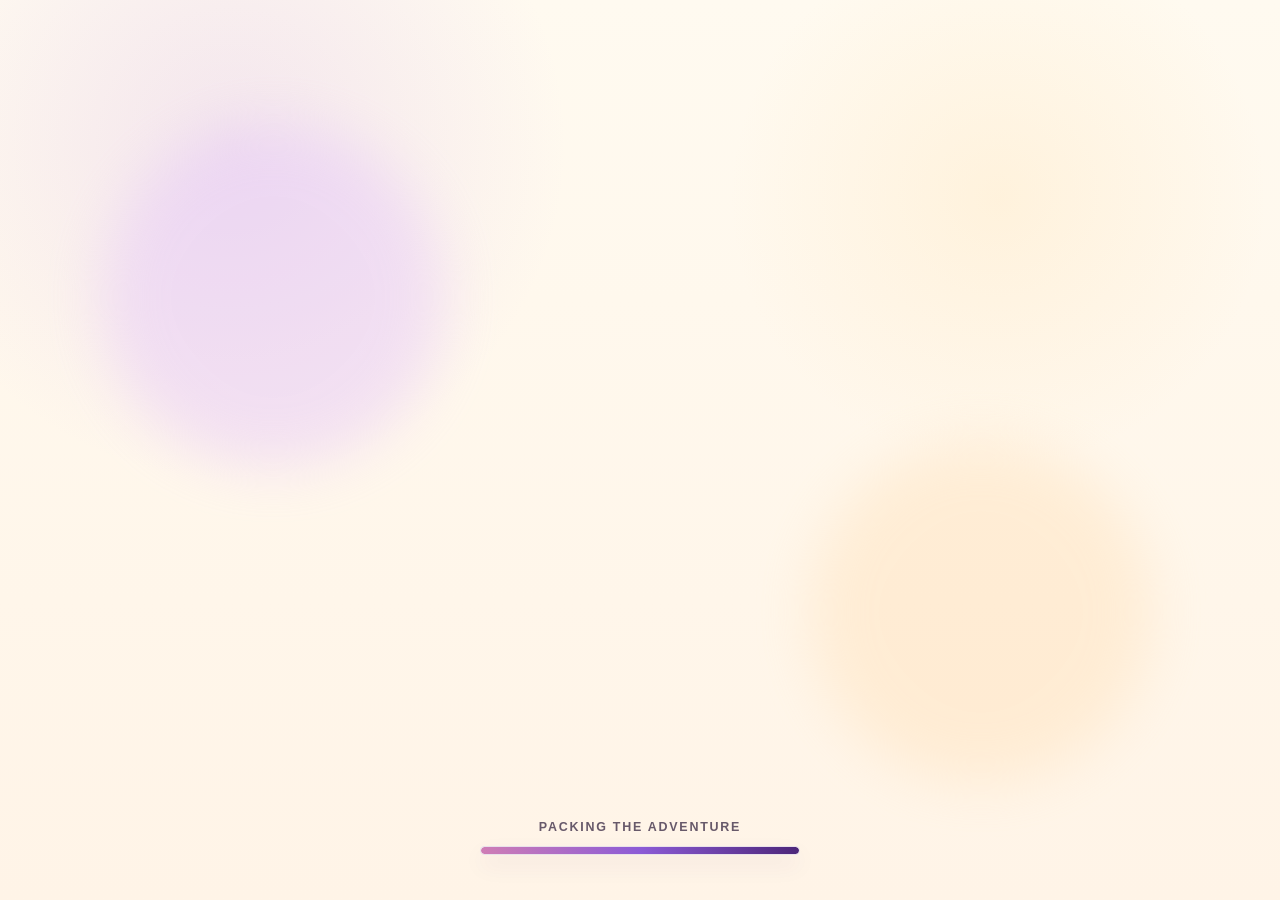
<file: index.html>
<!DOCTYPE html>
<html lang="en">
<head>
  <meta charset="UTF-8">
  <meta name="viewport" content="width=device-width, initial-scale=1.0, maximum-scale=5.0, user-scalable=yes, viewport-fit=cover">
  <title>Birthday Adventure</title>
  <link rel="stylesheet" href="style.css">
</head>
<body>
  <main class="site-shell">
    <section class="loading-screen" aria-label="Loading birthday adventure">
      <div class="loading-glow loading-glow-one"></div>
      <div class="loading-glow loading-glow-two"></div>

      <div class="loose-balloons" aria-hidden="true">
        <img class="loose-balloon loose-balloon-one" src="assets/images/Loading%20Screen/B1.png" alt="">
        <img class="loose-balloon loose-balloon-two" src="assets/images/Loading%20Screen/B2.png" alt="">
        <img class="loose-balloon loose-balloon-three" src="assets/images/Loading%20Screen/B3.png" alt="">
        <img class="loose-balloon loose-balloon-four" src="assets/images/Loading%20Screen/B4.png" alt="">
        <img class="loose-balloon loose-balloon-five" src="assets/images/Loading%20Screen/B5.png" alt="">
        <img class="loose-balloon loose-balloon-six" src="assets/images/Loading%20Screen/B6.png" alt="">
      </div>

      <div class="floating-rig" aria-hidden="true">
        <div class="rig-piece piece-balloons">
          <img src="assets/images/Loading%20Screen/Balloon%20Cluster.png" alt="">
        </div>
        <div class="rig-piece piece-house">
          <img src="assets/images/Loading%20Screen/House.png" alt="">
        </div>
        <div class="rig-piece piece-character">
          <img src="assets/images/Loading%20Screen/Character.png" alt="">
        </div>
      </div>

      <div class="loading-copy">
        <p class="loading-kicker">packing the adventure</p>
        <div class="loading-bar" aria-hidden="true">
          <span></span>
        </div>
      </div>
    </section>

    <section class="home-screen" aria-label="Birthday mailbox scene">
      <div class="cloud-stage" aria-hidden="true">
        <img class="cloud cloud-one" src="assets/images/Home%20Screen/Cloud%201.png" alt="">
        <img class="cloud cloud-two" src="assets/images/Home%20Screen/Cloud%202.png" alt="">
        <img class="cloud cloud-three" src="assets/images/Home%20Screen/Cloud%203.png" alt="">
        <img class="cloud cloud-four" src="assets/images/Home%20Screen/Cloud%204.png" alt="">
        <img class="cloud cloud-five" src="assets/images/Home%20Screen/Cloud%205.png" alt="">
        <img class="cloud cloud-six" src="assets/images/Home%20Screen/Cloud%206.png" alt="">
      </div>
      <div class="firefly-stage" aria-hidden="true">
        <span class="firefly firefly-one"></span>
        <span class="firefly firefly-two"></span>
        <span class="firefly firefly-three"></span>
        <span class="firefly firefly-four"></span>
        <span class="firefly firefly-five"></span>
        <span class="firefly firefly-six"></span>
        <span class="firefly firefly-seven"></span>
        <span class="firefly firefly-eight"></span>
      </div>
      <div class="mail-note" aria-label="You've got mail">
        <p class="mail-note-text">you've got mail <span>&hearts;</span></p>
        <span class="mail-arrow" aria-hidden="true">↓</span>
      </div>
      <img class="mailbox-layer" src="assets/images/Home%20Screen/Mailbox%20Closed.png" alt="">
      <button class="mailbox-button" type="button" aria-label="Open the mailbox"></button>
      <img class="envelope-layer" src="assets/images/Home%20Screen/Closed%20Envelope.png" alt="">
      <button class="envelope-button" type="button" aria-label="Open the envelope"></button>
      <img class="button-page-layer" src="assets/images/Home%20Screen/Button%20Page.png" alt="">
      <img class="button-action-layer music-button-layer" src="assets/images/Home%20Screen/Music%20Button.png" alt="">
      <img class="button-action-layer animation-button-layer" src="assets/images/Home%20Screen/Animation%20Button.png" alt="">
      <a class="button-page-link music-button-link" href="pages/music.html/index.html" aria-label="Open Mak Tunes"></a>
      <a class="button-page-link animation-button-link" href="pages/story.html/index.html" aria-label="Open Mak Musings"></a>
      <img class="letter-layer" src="assets/images/Home%20Screen/Letter.png" alt="">
      <button class="paper-hitbox letter-hitbox" type="button" aria-label="Show the button page"></button>
      <button class="paper-hitbox button-page-hitbox" type="button" aria-label="Show the letter page"></button>
    </section>
  </main>

  <script src="script.js"></script>
</body>
</html>
</file>
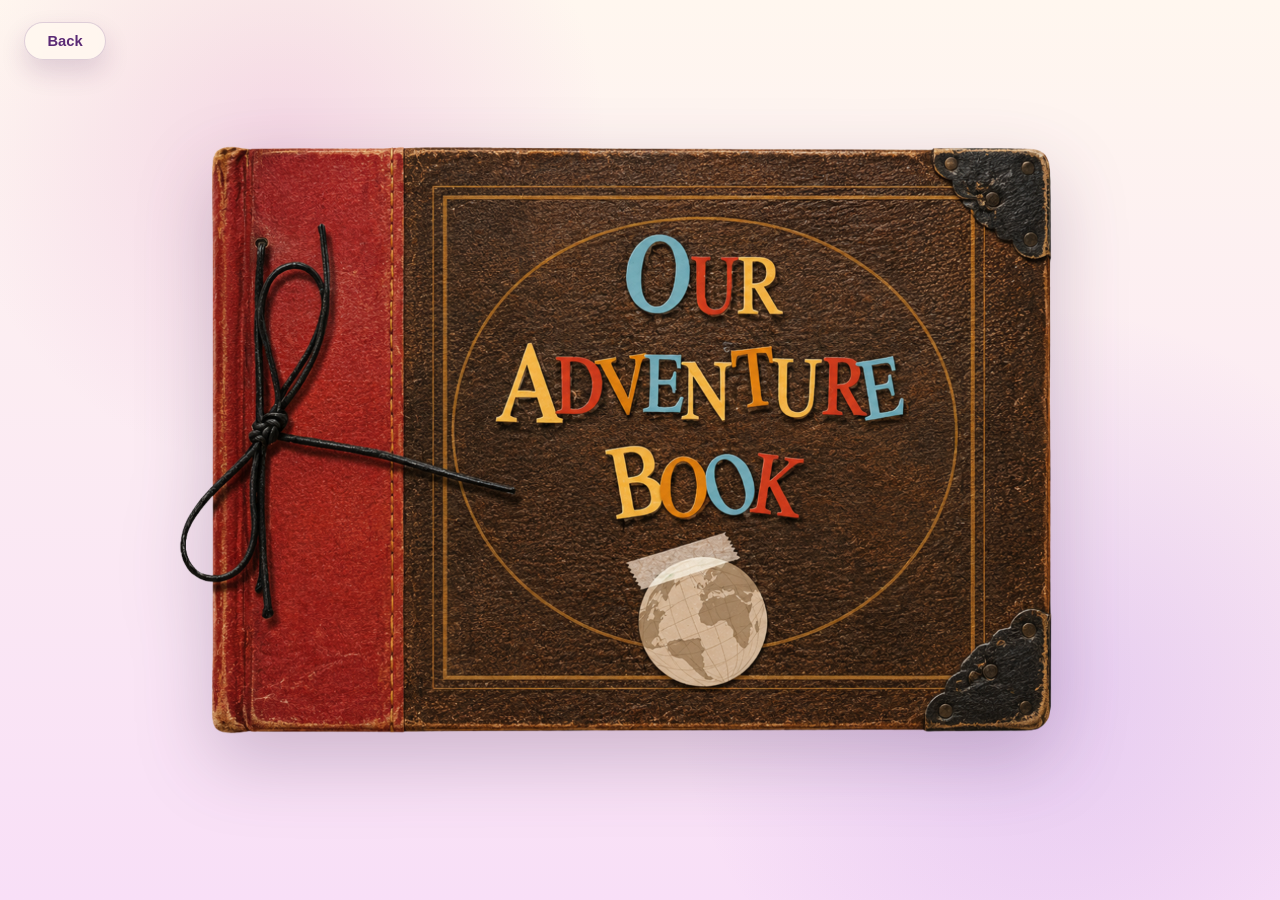
<file: pages/story.html/index.html>
<!DOCTYPE html>
<html lang="en">
<head>
  <meta charset="UTF-8">
  <meta name="viewport" content="width=device-width, initial-scale=1.0, viewport-fit=cover">
  <title>Mak Musings</title>
  <link rel="stylesheet" href="../../style.css">
</head>
<body class="musings-page">
  <script>
    const setPageHeight = () => {
      document.documentElement.style.setProperty("--page-height", `${window.innerHeight}px`);
    };

    setPageHeight();
    window.addEventListener("resize", setPageHeight);
    window.addEventListener("orientationchange", () => {
      window.setTimeout(setPageHeight, 250);
    });
  </script>

  <main class="scrapbook-scene" aria-label="Mak Musings scrapbook">
    <div class="firefly-stage musings-fireflies" aria-hidden="true">
      <span class="firefly firefly-one"></span>
      <span class="firefly firefly-two"></span>
      <span class="firefly firefly-three"></span>
      <span class="firefly firefly-four"></span>
      <span class="firefly firefly-five"></span>
      <span class="firefly firefly-six"></span>
      <span class="firefly firefly-seven"></span>
      <span class="firefly firefly-eight"></span>
    </div>
    <a class="scrapbook-back" href="../../index.html">Back</a>
    <button class="scrapbook-page-button" type="button" aria-label="Close the scrapbook">
      <img class="scrapbook-page" src="../../assets/images/Mak%20Musings/Scrapbook.png" alt="Open Mak Musings scrapbook">
    </button>
    <button class="scrapbook-cover-button" type="button" aria-label="Open the scrapbook">
      <img class="scrapbook-cover" src="../../assets/images/Mak%20Musings/Scrapbook%20Cover.png" alt="Mak Musings scrapbook cover">
    </button>
  </main>

  <script>
    const scrapbookScene = document.querySelector(".scrapbook-scene");
    const scrapbookCoverButton = document.querySelector(".scrapbook-cover-button");
    const scrapbookPageButton = document.querySelector(".scrapbook-page-button");

    scrapbookCoverButton?.addEventListener("click", () => {
      scrapbookScene?.classList.add("is-open");
      scrapbookCoverButton.disabled = true;
      scrapbookPageButton.disabled = false;
    });

    scrapbookPageButton?.addEventListener("click", () => {
      scrapbookScene?.classList.remove("is-open");
      scrapbookCoverButton.disabled = false;
      scrapbookPageButton.disabled = true;
    });

    if (scrapbookPageButton) {
      scrapbookPageButton.disabled = true;
    }
  </script>
</body>
</html>
</file>
<file: style.css>
:root {
  --loader-bg: #fff9ef;
  --loader-ink: #3c2d47;
  --soft-purple: #8c5bd6;
  --deep-purple: #4c2679;
  --rose: #cf7db5;
  --scene-width: max(100vw, 177.78vh);
  --scene-height: max(100vh, 56.25vw);
  --page-height: 100vh;
}

* {
  box-sizing: border-box;
}

html,
body {
  min-height: 100%;
  margin: 0;
}

body {
  overflow: hidden;
  color: var(--loader-ink);
  font-family: Nunito, "Segoe UI", Arial, sans-serif;
  background: var(--loader-bg);
}

img {
  display: block;
  user-select: none;
  -webkit-user-drag: none;
}

.site-shell,
.loading-screen,
.home-screen {
  min-height: var(--page-height);
}

.loading-screen {
  position: fixed;
  inset: 0;
  z-index: 20;
  overflow: hidden;
  display: grid;
  place-items: center;
  background:
    radial-gradient(circle at 18% 16%, rgba(201, 157, 231, 0.22), transparent 26%),
    radial-gradient(circle at 78% 22%, rgba(255, 218, 157, 0.22), transparent 22%),
    linear-gradient(180deg, #fffaf0 0%, #fff4e7 100%);
  transition: opacity 620ms ease, visibility 620ms ease;
}

.loading-screen.is-complete {
  opacity: 0;
  visibility: hidden;
  pointer-events: none;
}

.loading-glow {
  position: absolute;
  width: 38vmin;
  aspect-ratio: 1;
  border-radius: 50%;
  filter: blur(28px);
  opacity: 0.32;
  animation: glow-drift 8s ease-in-out infinite alternate;
}

.loading-glow-one {
  left: 8%;
  top: 14%;
  background: #ddb7ff;
}

.loading-glow-two {
  right: 10%;
  bottom: 13%;
  background: #ffd9a8;
  animation-delay: -3s;
}

.floating-rig {
  position: absolute;
  left: 50%;
  bottom: -42vh;
  width: min(430px, 78vw);
  height: min(1040px, 128vh);
  transform: translate3d(-50%, 0, 0);
  transform-origin: 50% 50%;
  will-change: transform;
}

.loading-screen.is-lifting .floating-rig {
  animation: rig-lift 5600ms cubic-bezier(0.34, 0, 0.18, 1) forwards;
}

.rig-piece {
  position: absolute;
  overflow: hidden;
  pointer-events: none;
}

.rig-piece img {
  position: absolute;
  height: auto;
  max-width: none;
  pointer-events: none;
}

.piece-balloons {
  left: 50%;
  top: -22%;
  z-index: 1;
  width: 94%;
  aspect-ratio: 636 / 966;
  transform: translateX(-50%);
  transform-origin: 50% 72%;
}

.piece-balloons img {
  width: 301.89%;
  left: -99.37%;
  top: -11.32%;
}

.piece-house {
  left: 50%;
  top: 36%;
  z-index: 3;
  width: 46%;
  aspect-ratio: 616 / 668;
  transform: translate(-50%, -50%);
  transform-origin: 52% 8%;
}

.piece-house img {
  width: 311.69%;
  left: -119.16%;
  top: -33.53%;
}

.piece-character {
  left: 49%;
  top: 43%;
  z-index: 2;
  width: 32%;
  aspect-ratio: 272 / 1068;
  transform: translateX(-50%);
  transform-origin: 50% 88%;
}

.piece-character img {
  width: 705.88%;
  left: -315.44%;
  top: 0;
}

.loose-balloons {
  display: none;
}

.loading-copy {
  position: absolute;
  left: 50%;
  bottom: clamp(22px, 5vh, 52px);
  z-index: 6;
  width: min(320px, calc(100vw - 42px));
  transform: translateX(-50%);
  text-align: center;
}

.loading-kicker {
  margin: 0 0 12px;
  color: rgba(60, 45, 71, 0.78);
  font-size: 0.78rem;
  font-weight: 800;
  letter-spacing: 0.14em;
  text-transform: uppercase;
}

.loading-bar {
  overflow: hidden;
  height: 9px;
  border: 1px solid rgba(76, 38, 121, 0.12);
  border-radius: 999px;
  background: rgba(255, 255, 255, 0.72);
  box-shadow: 0 10px 22px rgba(76, 38, 121, 0.08);
}

.loading-bar span {
  display: block;
  width: 100%;
  height: 100%;
  border-radius: inherit;
  background: linear-gradient(90deg, var(--rose), var(--soft-purple), var(--deep-purple));
  transform-origin: left;
  animation: loading-fill 5600ms cubic-bezier(0.62, 0, 0.2, 1) forwards;
}

.home-screen {
  position: relative;
  overflow: hidden;
  min-height: var(--page-height);
  background: #fff8f2 url("assets/images/Home%20Screen/Scene.png") center / cover no-repeat;
}

.home-screen::after {
  content: "";
  position: absolute;
  left: 50%;
  bottom: 1.5%;
  z-index: 2;
  width: min(260px, 18vw);
  height: 34px;
  border-radius: 50%;
  background: rgba(72, 42, 34, 0.18);
  filter: blur(12px);
  transform: translateX(-50%);
  pointer-events: none;
}

.home-screen::before {
  content: "";
  position: absolute;
  left: 50%;
  bottom: -1%;
  z-index: 4;
  width: min(320px, 22vw);
  height: 72px;
  border-radius: 50% 50% 32% 32%;
  background:
    radial-gradient(ellipse at 50% 35%, rgba(67, 38, 28, 0.24), transparent 62%),
    radial-gradient(ellipse at 42% 70%, rgba(79, 36, 92, 0.24), transparent 58%),
    linear-gradient(180deg, transparent 0%, rgba(65, 47, 29, 0.34) 72%, rgba(37, 25, 21, 0.18) 100%);
  filter: blur(6px);
  transform: translateX(-50%);
  pointer-events: none;
}

.cloud-stage {
  position: absolute;
  inset: 0;
  z-index: 1;
  overflow: hidden;
  pointer-events: none;
  -webkit-mask-image: linear-gradient(90deg, #000 0%, #000 64%, transparent 82%);
  mask-image: linear-gradient(90deg, #000 0%, #000 64%, transparent 82%);
}

.cloud {
  position: absolute;
  top: 0;
  left: 50%;
  width: max(100vw, 177.78vh);
  height: 100%;
  object-fit: contain;
  object-position: center;
  opacity: var(--cloud-opacity);
  transform: translateX(calc(var(--cloud-start) - 50%));
  animation: cloud-drift var(--cloud-speed) linear infinite;
  animation-delay: var(--cloud-delay);
  will-change: transform;
}

.firefly-stage {
  position: absolute;
  inset: 0;
  z-index: 2;
  overflow: hidden;
  pointer-events: none;
}

.firefly {
  position: absolute;
  left: var(--fly-x);
  top: var(--fly-y);
  width: var(--fly-size);
  height: var(--fly-size);
  border-radius: 999px;
  background: rgba(255, 232, 137, 0.92);
  box-shadow:
    0 0 8px rgba(255, 232, 137, 0.95),
    0 0 18px rgba(255, 183, 77, 0.54),
    0 0 28px rgba(182, 113, 255, 0.22);
  opacity: 0;
  transform: translate3d(0, 0, 0);
  animation:
    firefly-float var(--fly-speed) ease-in-out infinite,
    firefly-glow var(--fly-blink) ease-in-out infinite;
  animation-delay: var(--fly-delay), var(--fly-delay);
}

.firefly-one {
  --fly-x: 17%;
  --fly-y: 67%;
  --fly-size: 4px;
  --fly-speed: 8s;
  --fly-blink: 2.7s;
  --fly-delay: -1s;
}

.firefly-two {
  --fly-x: 29%;
  --fly-y: 76%;
  --fly-size: 3px;
  --fly-speed: 10s;
  --fly-blink: 3.2s;
  --fly-delay: -4s;
}

.firefly-three {
  --fly-x: 42%;
  --fly-y: 58%;
  --fly-size: 3.5px;
  --fly-speed: 9s;
  --fly-blink: 2.4s;
  --fly-delay: -2.2s;
}

.firefly-four {
  --fly-x: 61%;
  --fly-y: 65%;
  --fly-size: 4px;
  --fly-speed: 11s;
  --fly-blink: 3.4s;
  --fly-delay: -6s;
}

.firefly-five {
  --fly-x: 75%;
  --fly-y: 73%;
  --fly-size: 3px;
  --fly-speed: 9.5s;
  --fly-blink: 2.9s;
  --fly-delay: -3s;
}

.firefly-six {
  --fly-x: 84%;
  --fly-y: 56%;
  --fly-size: 3.5px;
  --fly-speed: 12s;
  --fly-blink: 3.1s;
  --fly-delay: -7s;
}

.firefly-seven {
  --fly-x: 11%;
  --fly-y: 82%;
  --fly-size: 3px;
  --fly-speed: 10.5s;
  --fly-blink: 2.5s;
  --fly-delay: -5s;
}

.firefly-eight {
  --fly-x: 53%;
  --fly-y: 79%;
  --fly-size: 4px;
  --fly-speed: 13s;
  --fly-blink: 3.6s;
  --fly-delay: -8s;
}

.cloud-one {
  --cloud-start: -82vw;
  --cloud-end: 82vw;
  --cloud-speed: 72s;
  --cloud-delay: -18s;
  --cloud-opacity: 0.42;
}

.cloud-two {
  --cloud-start: 86vw;
  --cloud-end: -86vw;
  --cloud-speed: 88s;
  --cloud-delay: -43s;
  --cloud-opacity: 0.38;
}

.cloud-three {
  --cloud-start: -92vw;
  --cloud-end: 92vw;
  --cloud-speed: 105s;
  --cloud-delay: -62s;
  --cloud-opacity: 0.28;
}

.cloud-four {
  --cloud-start: 78vw;
  --cloud-end: -78vw;
  --cloud-speed: 68s;
  --cloud-delay: -31s;
  --cloud-opacity: 0.24;
}

.cloud-five {
  --cloud-start: -88vw;
  --cloud-end: 88vw;
  --cloud-speed: 96s;
  --cloud-delay: -52s;
  --cloud-opacity: 0.22;
}

.cloud-six {
  --cloud-start: 90vw;
  --cloud-end: -90vw;
  --cloud-speed: 82s;
  --cloud-delay: -12s;
  --cloud-opacity: 0.26;
}

.mail-note {
  position: absolute;
  left: 50%;
  top: 25%;
  z-index: 4;
  margin: 0;
  color: #4d0869;
  font-family: "Segoe Script", "Bradley Hand ITC", "Brush Script MT", cursive;
  font-size: clamp(1.45rem, 2.8vw, 3.35rem);
  line-height: 1;
  text-align: center;
  -webkit-text-stroke: 0;
  text-shadow:
    -1px -1px 0 rgba(255, 250, 255, 0.88),
    1px -1px 0 rgba(255, 250, 255, 0.88),
    -1px 1px 0 rgba(255, 250, 255, 0.88),
    1px 1px 0 rgba(255, 250, 255, 0.88),
    0 0 12px rgba(255, 246, 255, 0.92),
    0 0 22px rgba(116, 19, 155, 0.44);
  transform: translate(-50%, -50%);
  pointer-events: none;
}

.mail-note::before {
  content: "";
  position: absolute;
  inset: -0.22em -0.52em -0.16em;
  z-index: -1;
  border-radius: 999px;
  background: rgba(255, 246, 255, 0.62);
  box-shadow:
    0 0 18px rgba(255, 246, 255, 0.76),
    0 0 30px rgba(116, 19, 155, 0.18);
  filter: blur(5px);
}

.mail-note-text {
  display: inline-block;
  overflow: visible;
  margin: 0;
  padding: 0 0.42em;
  white-space: nowrap;
  clip-path: inset(-0.45em 100% -0.45em -0.9em);
  animation: mail-type 2500ms steps(19, end) 450ms forwards;
}

.mail-note-text span {
  color: #571075;
}

.mail-arrow {
  display: block;
  margin-top: 0.08em;
  color: rgba(77, 8, 105, 0.96);
  font-family: "Segoe UI", Arial, sans-serif;
  font-size: 0.72em;
  line-height: 1;
  opacity: 0;
  -webkit-text-stroke: 0;
  text-shadow:
    -1px -1px 0 rgba(255, 250, 255, 0.86),
    1px -1px 0 rgba(255, 250, 255, 0.86),
    -1px 1px 0 rgba(255, 250, 255, 0.86),
    1px 1px 0 rgba(255, 250, 255, 0.86),
    0 0 12px rgba(255, 246, 255, 0.9),
    0 0 22px rgba(116, 19, 155, 0.4);
  animation:
    arrow-appear 300ms ease 2850ms forwards,
    arrow-bob 1200ms ease-in-out 2850ms infinite;
}

.mailbox-layer {
  position: absolute;
  inset: 0;
  z-index: 3;
  width: 100%;
  height: 100%;
  object-fit: cover;
  transform: translateY(15vh);
  pointer-events: none;
}

.mailbox-layer.is-open {
  transform: translateY(15vh);
}

.mailbox-button {
  position: absolute;
  left: 50%;
  top: 73%;
  z-index: 4;
  width: min(420px, 28vw);
  aspect-ratio: 423 / 667;
  padding: 0;
  border: 0;
  background: transparent;
  cursor: pointer;
  transform: translate(-50%, -50%);
}

.mailbox-button,
.envelope-button,
.paper-hitbox,
.button-page-link,
.scrapbook-page-button,
.scrapbook-cover-button {
  -webkit-tap-highlight-color: transparent;
  appearance: none;
  outline: none;
  user-select: none;
}

.mailbox-button:focus,
.mailbox-button:focus-visible,
.envelope-button:focus,
.envelope-button:focus-visible,
.paper-hitbox:focus,
.paper-hitbox:focus-visible,
.button-page-link:focus,
.button-page-link:focus-visible,
.scrapbook-page-button:focus,
.scrapbook-page-button:focus-visible,
.scrapbook-cover-button:focus,
.scrapbook-cover-button:focus-visible {
  outline: none;
  box-shadow: none;
}

.envelope-layer {
  position: absolute;
  inset: 0;
  z-index: 5;
  width: 100%;
  height: 100%;
  object-fit: cover;
  opacity: 0;
  visibility: hidden;
  transform: translate(-17vw, -10vh) scale(0.88);
  filter: drop-shadow(0 22px 30px rgba(58, 28, 65, 0.18));
  pointer-events: none;
}

.envelope-layer.is-visible {
  opacity: 1;
  visibility: visible;
}

.envelope-button {
  position: absolute;
  left: 33%;
  top: 45%;
  z-index: 6;
  width: min(440px, 30vw);
  aspect-ratio: 589 / 424;
  padding: 0;
  border: 0;
  background: transparent;
  cursor: pointer;
  opacity: 0;
  pointer-events: none;
  transform: translate(-50%, -50%);
}

.home-screen.mailbox-is-open .envelope-button {
  pointer-events: auto;
}

.button-page-layer,
.button-action-layer,
.letter-layer {
  position: absolute;
  inset: 0;
  width: 100%;
  height: 100%;
  object-fit: contain;
  opacity: 0;
  visibility: hidden;
  pointer-events: none;
  backface-visibility: hidden;
  transform-style: preserve-3d;
  transition: none;
  will-change: opacity, transform;
}

.button-page-layer {
  z-index: 6;
  transform: translate(-10vw, 17vh) rotate(2deg) scale(0.6);
  filter: drop-shadow(0 24px 34px rgba(58, 28, 65, 0.2));
}

.button-action-layer {
  z-index: 7;
  transform: translate(-10vw, 17vh) rotate(2deg) scale(0.6);
}

.music-button-layer {
  transform: translate(-7.8vw, 18vh) rotate(2deg) scale(0.55);
}

.animation-button-layer {
  transform: translate(-10vw, 46vh) rotate(2deg) scale(0.6);
}

.button-page-layer.is-visible,
.button-page-layer.is-visible ~ .button-action-layer {
  opacity: 1;
  visibility: visible;
}

.letter-layer {
  z-index: 8;
  transform: translate(-16vw, 16vh) rotate(-3deg) scale(0.62);
  filter: drop-shadow(0 26px 34px rgba(58, 28, 65, 0.2));
}

.letter-layer.is-visible {
  opacity: 1;
  visibility: visible;
  cursor: grab;
  pointer-events: none;
  touch-action: pan-x pan-y pinch-zoom;
  animation: none;
}

.letter-layer.is-visible:active {
  cursor: grabbing;
}

.home-screen.button-page-is-front .button-page-layer {
  z-index: 9;
  pointer-events: none;
  touch-action: pan-x pan-y pinch-zoom;
  animation: button-page-lift 420ms cubic-bezier(0.18, 0.88, 0.24, 1) forwards;
}

.home-screen.papers-are-open .mailbox-button {
  z-index: 13;
  left: 56%;
  top: 59%;
  width: min(180px, 12vw);
  aspect-ratio: 1 / 1;
}

.home-screen.button-page-is-front .button-page-layer:active {
  cursor: grabbing;
}

.home-screen.button-page-is-front .button-action-layer {
  z-index: 10;
  animation: button-page-lift 420ms cubic-bezier(0.18, 0.88, 0.24, 1) forwards;
}

.home-screen.button-page-is-front .music-button-layer {
  animation: music-button-lift 420ms cubic-bezier(0.18, 0.88, 0.24, 1) forwards;
}

.home-screen.button-page-is-front .animation-button-layer {
  animation: animation-button-lift 420ms cubic-bezier(0.18, 0.88, 0.24, 1) forwards;
}

.button-page-link {
  position: absolute;
  z-index: 14;
  display: block;
  width: min(238px, 14.7vw);
  height: min(58px, 4.1vw);
  opacity: 0;
  pointer-events: none;
  transform: translate(-50%, -50%);
}

.home-screen.button-page-is-front .button-page-link {
  pointer-events: auto;
}

.paper-hitbox {
  position: absolute;
  left: 34%;
  top: 68%;
  z-index: 12;
  width: min(560px, 34vw);
  height: min(700px, 62vh);
  padding: 0;
  border: 0;
  background: transparent;
  opacity: 0;
  pointer-events: none;
  transform: translate(-50%, -50%);
  touch-action: pan-x pan-y pinch-zoom;
}

.home-screen.papers-are-open:not(.button-page-is-front) .letter-hitbox,
.home-screen.papers-are-open.button-page-is-front .button-page-hitbox {
  cursor: grab;
  pointer-events: auto;
}

.music-button-link {
  left: 39.6%;
  top: 59.4%;
  width: min(222px, 13.6vw);
  height: min(52px, 3.7vw);
}

.animation-button-link {
  left: 37.6%;
  top: 93.2%;
}

body.simple-page {
  overflow: auto;
  min-height: var(--page-height);
  background:
    radial-gradient(circle at 18% 22%, rgba(160, 82, 198, 0.18), transparent 28%),
    linear-gradient(180deg, #fff8ee, #f5dcff);
}

.simple-page main {
  display: grid;
  min-height: var(--page-height);
  place-items: center;
  padding: 32px;
  text-align: center;
}

.simple-page a {
  position: fixed;
  left: 24px;
  top: 22px;
  color: var(--deep-purple);
  font-weight: 800;
  text-decoration: none;
}

.simple-page h1 {
  margin: 0;
  color: var(--deep-purple);
  font-size: clamp(3rem, 10vw, 8rem);
  line-height: 1;
}

body.musings-page {
  overflow: hidden;
  min-height: var(--page-height);
  background:
    radial-gradient(circle at 22% 16%, rgba(214, 132, 193, 0.26), transparent 26%),
    radial-gradient(circle at 82% 76%, rgba(140, 91, 214, 0.18), transparent 30%),
    linear-gradient(180deg, #fff7ef 0%, #f8dff7 100%);
}

.scrapbook-scene {
  position: relative;
  overflow: hidden;
  min-height: var(--page-height);
}

.musings-page .firefly-stage {
  z-index: 0;
}

.musings-page .firefly {
  background: rgba(204, 92, 255, 0.95);
  box-shadow:
    0 0 8px rgba(255, 232, 255, 0.92),
    0 0 18px rgba(204, 92, 255, 0.76),
    0 0 34px rgba(128, 45, 210, 0.56);
  animation:
    firefly-float var(--fly-speed) ease-in-out infinite,
    musings-firefly-glow var(--fly-blink) ease-in-out infinite;
}

.musings-page .firefly-one {
  --fly-x: 18%;
  --fly-y: 28%;
  --fly-size: 4px;
}

.musings-page .firefly-two {
  --fly-x: 31%;
  --fly-y: 72%;
  --fly-size: 3.5px;
}

.musings-page .firefly-three {
  --fly-x: 44%;
  --fly-y: 38%;
  --fly-size: 4px;
}

.musings-page .firefly-four {
  --fly-x: 63%;
  --fly-y: 24%;
  --fly-size: 3px;
}

.musings-page .firefly-five {
  --fly-x: 78%;
  --fly-y: 62%;
  --fly-size: 4px;
}

.musings-page .firefly-six {
  --fly-x: 86%;
  --fly-y: 34%;
  --fly-size: 3.5px;
}

.musings-page .firefly-seven {
  --fly-x: 12%;
  --fly-y: 79%;
  --fly-size: 3px;
}

.musings-page .firefly-eight {
  --fly-x: 55%;
  --fly-y: 82%;
  --fly-size: 4px;
}

.scrapbook-back {
  position: fixed;
  left: 24px;
  top: 22px;
  z-index: 5;
  display: inline-flex;
  align-items: center;
  justify-content: center;
  min-width: 82px;
  min-height: 38px;
  padding: 9px 17px;
  border: 1px solid rgba(92, 42, 119, 0.2);
  border-radius: 999px;
  color: #5a2a75;
  background: rgba(255, 248, 239, 0.82);
  box-shadow: 0 12px 26px rgba(72, 32, 84, 0.16);
  backdrop-filter: blur(8px);
  font-weight: 800;
  font-size: 0.92rem;
  text-decoration: none;
  transition: transform 180ms ease, box-shadow 180ms ease, background 180ms ease;
}

.scrapbook-back:hover {
  background: rgba(255, 250, 244, 0.96);
  box-shadow: 0 16px 30px rgba(72, 32, 84, 0.2);
  transform: translateY(-1px);
}

.scrapbook-back:active {
  transform: translateY(1px);
  box-shadow: 0 8px 18px rgba(72, 32, 84, 0.16);
}

.scrapbook-page-button,
.scrapbook-cover-button {
  position: absolute;
  inset: 0;
  display: block;
  padding: 0;
  border: 0;
  background: transparent;
}

.scrapbook-page-button {
  z-index: 1;
  cursor: pointer;
  pointer-events: none;
}

.scrapbook-page,
.scrapbook-cover {
  position: absolute;
  inset: 0;
  width: 100%;
  height: 100%;
  object-fit: contain;
  pointer-events: none;
  user-select: none;
}

.scrapbook-page {
  opacity: 0;
  transform: scale(0.96) rotate(-1deg);
  filter: drop-shadow(0 28px 38px rgba(59, 31, 69, 0.22));
  transition: opacity 260ms ease, transform 360ms cubic-bezier(0.18, 0.88, 0.24, 1);
}

.scrapbook-cover-button {
  z-index: 2;
  cursor: pointer;
}

.scrapbook-cover {
  filter: drop-shadow(0 28px 38px rgba(59, 31, 69, 0.24));
  transform-origin: 42% 50%;
  transition: opacity 240ms ease, transform 340ms cubic-bezier(0.18, 0.88, 0.24, 1);
}

.scrapbook-scene.is-open .scrapbook-page {
  opacity: 1;
  transform: scale(1) rotate(0deg);
}

.scrapbook-scene.is-open .scrapbook-page-button {
  pointer-events: auto;
}

.scrapbook-scene.is-open .scrapbook-cover {
  opacity: 0;
  transform: translateX(-4vw) rotate(-4deg) scale(0.98);
}

.scrapbook-scene.is-open .scrapbook-cover-button {
  pointer-events: none;
}

body.music-page {
  overflow: auto;
  min-height: var(--page-height);
  color: #fff2ff;
  background:
    radial-gradient(circle at 18% 12%, rgba(190, 85, 255, 0.34), transparent 30%),
    radial-gradient(circle at 84% 20%, rgba(255, 92, 210, 0.18), transparent 28%),
    radial-gradient(circle at 54% 88%, rgba(123, 54, 255, 0.24), transparent 34%),
    linear-gradient(145deg, #120519 0%, #21082e 42%, #07040d 100%);
  font-family: Nunito, "Segoe UI", Arial, sans-serif;
}

.music-page::before {
  content: "";
  position: fixed;
  inset: 0;
  z-index: -1;
  background:
    linear-gradient(rgba(255, 255, 255, 0.035) 1px, transparent 1px),
    linear-gradient(90deg, rgba(255, 255, 255, 0.025) 1px, transparent 1px);
  background-size: 52px 52px;
  mask-image: linear-gradient(180deg, rgba(0, 0, 0, 0.8), transparent 82%);
}

.tunes-app {
  width: min(1480px, calc(100vw - 36px));
  min-height: var(--page-height);
  margin: 0 auto;
  padding: 26px 0 34px;
}

.tunes-back {
  position: fixed;
  left: 24px;
  top: 22px;
  z-index: 12;
  display: inline-flex;
  align-items: center;
  justify-content: center;
  min-width: 82px;
  min-height: 38px;
  padding: 9px 17px;
  border: 1px solid rgba(228, 173, 255, 0.22);
  border-radius: 999px;
  color: #f4ddff;
  background: rgba(35, 9, 48, 0.72);
  box-shadow: 0 14px 34px rgba(10, 2, 18, 0.34);
  backdrop-filter: blur(10px);
  font-weight: 800;
  font-size: 0.92rem;
  text-decoration: none;
  transition: transform 180ms ease, background 180ms ease;
}

.tunes-back:hover {
  background: rgba(82, 26, 109, 0.86);
  transform: translateY(-1px);
}

.tunes-header {
  display: flex;
  align-items: end;
  justify-content: space-between;
  gap: 22px;
  padding: 64px 8px 26px;
}

.tunes-brand {
  display: flex;
  align-items: center;
  gap: 18px;
}

.tunes-brand img {
  width: clamp(58px, 7vw, 94px);
  aspect-ratio: 1;
  border-radius: 24px;
  box-shadow:
    0 0 34px rgba(185, 79, 255, 0.38),
    0 20px 42px rgba(0, 0, 0, 0.34);
}

.tunes-brand span {
  color: #f2c5ff;
  font-family: "Segoe Script", "Bradley Hand ITC", "Brush Script MT", cursive;
  font-size: clamp(2.7rem, 6vw, 6.2rem);
  line-height: 0.9;
  text-shadow:
    0 0 10px rgba(241, 167, 255, 0.92),
    0 0 26px rgba(176, 72, 255, 0.62),
    0 0 48px rgba(176, 72, 255, 0.42);
}

.tunes-header p,
.panel-kicker {
  margin: 0;
  color: rgba(246, 220, 255, 0.68);
  font-size: 0.76rem;
  font-weight: 900;
  letter-spacing: 0.18em;
  text-transform: uppercase;
}

.tunes-layout {
  display: grid;
  grid-template-columns: minmax(240px, 300px) minmax(380px, 1fr) minmax(300px, 390px);
  grid-template-areas: "playlists queue player";
  gap: 18px;
  align-items: stretch;
}

.playlist-panel {
  grid-area: playlists;
}

.player-panel {
  grid-area: player;
}

.track-panel {
  grid-area: queue;
}

.playlist-panel,
.player-panel,
.track-panel {
  overflow: hidden;
  border: 1px solid rgba(238, 200, 255, 0.14);
  border-radius: 24px;
  background: rgba(21, 7, 33, 0.68);
  box-shadow: 0 24px 70px rgba(0, 0, 0, 0.32);
  backdrop-filter: blur(14px);
}

.playlist-panel,
.track-panel {
  padding: 18px;
}

.playlist-list,
.track-list {
  display: grid;
  gap: 10px;
  margin-top: 16px;
}

.playlist-card,
.track-row {
  width: 100%;
  border: 0;
  color: inherit;
  font: inherit;
  text-align: left;
  cursor: pointer;
}

.playlist-card {
  display: grid;
  grid-template-columns: 58px 1fr;
  gap: 12px;
  align-items: center;
  padding: 9px;
  border-radius: 16px;
  background: rgba(255, 255, 255, 0.045);
  transition: background 180ms ease, transform 180ms ease, box-shadow 180ms ease;
}

.playlist-card:hover,
.playlist-card.is-active {
  background: rgba(190, 102, 255, 0.18);
  box-shadow: inset 0 0 0 1px rgba(238, 200, 255, 0.12);
  transform: translateY(-1px);
}

.playlist-card img {
  width: 58px;
  aspect-ratio: 1;
  border-radius: 12px;
  object-fit: cover;
  box-shadow: 0 10px 22px rgba(0, 0, 0, 0.26);
}

.playlist-card strong,
.track-row strong {
  display: block;
  overflow: hidden;
  color: #fff8ff;
  font-weight: 900;
  line-height: 1.2;
  text-overflow: ellipsis;
  white-space: nowrap;
}

.playlist-card small {
  display: block;
  margin-top: 4px;
  color: rgba(246, 220, 255, 0.58);
  font-size: 0.78rem;
  font-weight: 800;
}

.playlist-card span {
  min-width: 0;
}

.player-panel {
  display: grid;
  grid-template-rows: minmax(260px, 1fr) auto;
  min-height: 660px;
}

.vinyl-stage {
  display: grid;
  place-items: center;
  padding: clamp(24px, 3vw, 42px) clamp(14px, 2vw, 28px) 10px;
}

.vinyl-disc {
  position: relative;
  display: grid;
  place-items: center;
  width: min(420px, 25vw);
  aspect-ratio: 1;
  border-radius: 50%;
  background:
    radial-gradient(circle at 50% 50%, #e9d8ff 0 4%, #39124f 4.4% 9%, transparent 9.4%),
    repeating-radial-gradient(circle, #23062f 0 5px, #341044 6px 9px, #170420 10px 13px),
    radial-gradient(circle at 34% 28%, rgba(246, 168, 255, 0.32), transparent 28%),
    #1a0626;
  box-shadow:
    inset 0 0 0 2px rgba(255, 255, 255, 0.05),
    inset 0 0 42px rgba(0, 0, 0, 0.54),
    0 30px 70px rgba(0, 0, 0, 0.48),
    0 0 50px rgba(178, 69, 255, 0.2);
}

.vinyl-disc::before {
  content: "";
  position: absolute;
  inset: 9%;
  border-radius: 50%;
  border: 1px solid rgba(242, 197, 255, 0.08);
  box-shadow:
    inset 0 0 0 22px rgba(255, 255, 255, 0.012),
    inset 0 0 0 54px rgba(255, 255, 255, 0.012),
    inset 0 0 0 92px rgba(255, 255, 255, 0.01);
}

.vinyl-disc.is-playing {
  animation: vinyl-spin 5200ms linear infinite;
}

.now-cover {
  position: relative;
  z-index: 1;
  width: 34%;
  aspect-ratio: 1;
  border-radius: 50%;
  object-fit: cover;
  box-shadow:
    0 0 0 8px rgba(24, 5, 35, 0.86),
    0 0 28px rgba(226, 151, 255, 0.28);
}

.now-card {
  margin: 0 22px 22px;
  padding: 18px;
  border: 1px solid rgba(238, 200, 255, 0.14);
  border-radius: 20px;
  background: rgba(255, 255, 255, 0.055);
}

.now-playlist {
  margin: 8px 0 4px;
  color: #fff8ff;
  font-size: clamp(1.65rem, 2.6vw, 2.9rem);
  line-height: 1;
}

.now-track {
  min-height: 1.4em;
  margin: 0;
  color: rgba(246, 220, 255, 0.72);
  font-size: 0.92rem;
  font-weight: 800;
}

.player-controls {
  display: flex;
  align-items: center;
  gap: 12px;
  margin-top: 16px;
}

.player-button {
  display: grid;
  place-items: center;
  width: 40px;
  aspect-ratio: 1;
  border: 1px solid rgba(238, 200, 255, 0.18);
  border-radius: 50%;
  color: #fff7ff;
  background: rgba(255, 255, 255, 0.08);
  box-shadow: 0 14px 28px rgba(0, 0, 0, 0.2);
  font-size: 1.35rem;
  cursor: pointer;
  transition: transform 160ms ease, background 160ms ease;
}

.play-track {
  width: 52px;
  background: linear-gradient(135deg, #ec9dff, #7b35f0);
}

.player-button:hover {
  background: rgba(204, 117, 255, 0.28);
  transform: translateY(-1px);
}

.seek-row {
  display: grid;
  grid-template-columns: 42px 1fr 42px;
  gap: 12px;
  align-items: center;
  margin-top: 14px;
  color: rgba(246, 220, 255, 0.66);
  font-size: 0.82rem;
  font-weight: 900;
}

.seek-slider {
  width: 100%;
  accent-color: #cb70ff;
}

.track-list {
  max-height: 650px;
  overflow: auto;
  padding-right: 4px;
  scrollbar-width: none;
  -ms-overflow-style: none;
}

.track-list::-webkit-scrollbar {
  display: none;
}

.track-row {
  display: grid;
  grid-template-columns: 34px 1fr;
  gap: 10px;
  align-items: center;
  padding: 12px;
  border-radius: 14px;
  background: rgba(255, 255, 255, 0.045);
  transition: background 180ms ease, transform 180ms ease;
}

.track-row:hover,
.track-row.is-active {
  background: rgba(190, 102, 255, 0.18);
  transform: translateX(2px);
}

.track-row span {
  color: rgba(246, 220, 255, 0.42);
  font-size: 0.78rem;
  font-weight: 900;
}

@keyframes rig-lift {
  0% {
    transform: translate3d(-50%, 0, 0);
  }

  100% {
    transform: translate3d(-50%, -172vh, 0);
  }
}

@keyframes cloud-drift {
  from {
    transform: translateX(calc(var(--cloud-start) - 50%));
  }

  to {
    transform: translateX(calc(var(--cloud-end) - 50%));
  }
}

@keyframes firefly-float {
  0%,
  100% {
    transform: translate3d(0, 0, 0);
  }

  28% {
    transform: translate3d(12px, -18px, 0);
  }

  56% {
    transform: translate3d(-10px, -34px, 0);
  }

  78% {
    transform: translate3d(16px, -12px, 0);
  }
}

@keyframes firefly-glow {
  0%,
  100% {
    opacity: 0.1;
  }

  18% {
    opacity: 0.88;
  }

  44% {
    opacity: 0.18;
  }

  63% {
    opacity: 0.72;
  }

  82% {
    opacity: 0.28;
  }
}

@keyframes musings-firefly-glow {
  0%,
  100% {
    opacity: 0.34;
  }

  18% {
    opacity: 0.96;
  }

  44% {
    opacity: 0.42;
  }

  63% {
    opacity: 0.86;
  }

  82% {
    opacity: 0.5;
  }
}

@keyframes mail-type {
  to {
    clip-path: inset(-0.45em -0.9em -0.45em -0.9em);
  }
}

@keyframes letter-pop-out {
  0% {
    opacity: 0;
    transform: translate(-16vw, 19vh) rotate(-3deg) scale(0.48);
  }

  72% {
    opacity: 1;
    transform: translate(-16vw, 15.6vh) rotate(-3deg) scale(0.65);
  }

  100% {
    opacity: 1;
    transform: translate(-16vw, 16vh) rotate(-3deg) scale(0.62);
  }
}

@keyframes button-page-lift {
  from {
    transform: translate(-10vw, 17vh) rotate(2deg) scale(0.6);
  }

  to {
    transform: translate(-13vw, 13vh) rotate(1deg) scale(0.63);
  }
}

@keyframes animation-button-lift {
  from {
    transform: translate(-10vw, 46vh) rotate(2deg) scale(0.6);
  }

  to {
    transform: translate(-13vw, 42vh) rotate(1deg) scale(0.63);
  }
}

@keyframes music-button-lift {
  from {
    transform: translate(-7.8vw, 18vh) rotate(2deg) scale(0.55);
  }

  to {
    transform: translate(-10.8vw, 14vh) rotate(1deg) scale(0.58);
  }
}

@keyframes arrow-appear {
  to {
    opacity: 1;
  }
}

@keyframes arrow-bob {
  0%,
  100% {
    transform: translateY(-2px);
  }

  50% {
    transform: translateY(8px);
  }
}

@keyframes glow-drift {
  from {
    transform: translate3d(-12px, 8px, 0) scale(0.92);
  }

  to {
    transform: translate3d(16px, -12px, 0) scale(1.08);
  }
}

@keyframes vinyl-spin {
  to {
    transform: rotate(360deg);
  }
}

@keyframes loading-fill {
  from {
    transform: scaleX(0);
  }

  to {
    transform: scaleX(1);
  }
}

@media (max-width: 720px) {
  .floating-rig {
    bottom: -48vh;
    width: 78vw;
    height: 126vh;
  }

  .piece-balloons {
    top: -20%;
    width: 96%;
  }

  .piece-house {
    left: 50%;
    top: 36%;
    width: 46%;
  }

  .piece-character {
    left: 49%;
    top: 43%;
    width: 34%;
  }

  .loading-copy {
    bottom: max(92px, calc(env(safe-area-inset-bottom, 0px) + 86px));
    width: min(300px, calc(100vw - 64px));
  }

  .home-screen {
    height: var(--page-height);
    min-height: var(--page-height);
    background-image: url("assets/images/Home%20Screen/Mobile%20Home%20Screen.png");
    background-position: center bottom;
    background-size: cover;
  }

  .mail-note {
    top: 28%;
  }

  .mailbox-layer {
    transform: translate(9vw, 12vh);
  }

  .mailbox-layer.is-open {
    transform: translate(-3vw, 12vh) scale(0.92);
  }

  .mailbox-button {
    left: 59%;
    top: 70%;
    width: min(360px, 62vw);
  }

  .home-screen.papers-are-open .mailbox-button {
    left: 62%;
    top: 51%;
    width: min(116px, 24vw);
  }

  .home-screen::after {
    left: 59%;
    bottom: 2.8%;
    width: min(210px, 46vw);
    height: 42px;
    background:
      radial-gradient(ellipse at center, rgba(62, 34, 24, 0.3) 0%, rgba(62, 34, 24, 0.18) 42%, transparent 72%);
    filter: blur(10px);
  }

  .home-screen::before {
    left: 59%;
    bottom: -0.8%;
    width: min(292px, 66vw);
    height: max(88px, 12vh);
    border-radius: 48% 48% 28% 28%;
    opacity: 0.98;
    background:
      radial-gradient(ellipse at 52% 16%, rgba(255, 230, 188, 0.26), transparent 38%),
      radial-gradient(ellipse at 50% 38%, rgba(48, 24, 18, 0.52), transparent 61%),
      radial-gradient(ellipse at 38% 70%, rgba(67, 19, 92, 0.46), transparent 64%),
      linear-gradient(180deg, transparent 0%, rgba(46, 32, 20, 0.6) 72%, rgba(25, 18, 16, 0.34) 100%);
    filter: blur(8px);
  }

  .envelope-layer {
    transform: translate(-18vw, -4vh) scale(0.62);
  }

  .envelope-layer.is-open {
    transform: translate(-22vw, -4vh) scale(0.68);
  }

  .envelope-button {
    left: 22%;
    top: 41%;
    width: min(300px, 48vw);
  }

  .button-page-layer,
  .button-action-layer {
    transform: translate(-10vw, 15.5vh) rotate(2deg) scale(1.15);
  }

  .letter-layer {
    transform: translate(-17.5vw, 15.5vh) rotate(-3deg) scale(1.15);
  }

  .letter-layer.is-visible {
    animation: none;
  }

  .music-button-layer {
    transform: translate(-5vw, 16.5vh) rotate(2deg) scale(1.02);
  }

  .animation-button-layer {
    transform: translate(-11vw, 32vh) rotate(2deg) scale(1.09);
  }

  .home-screen.button-page-is-front .button-page-layer,
  .home-screen.button-page-is-front .button-action-layer {
    animation: button-page-lift-mobile 420ms cubic-bezier(0.18, 0.88, 0.24, 1) forwards;
  }

  .home-screen.button-page-is-front .music-button-layer {
    animation: music-button-lift-mobile 420ms cubic-bezier(0.18, 0.88, 0.24, 1) forwards;
  }

  .home-screen.button-page-is-front .animation-button-layer {
    animation: animation-button-lift-mobile 420ms cubic-bezier(0.18, 0.88, 0.24, 1) forwards;
  }

  .music-button-link {
    left: 38%;
    top: 56%;
    width: min(210px, 42vw);
    height: 42px;
  }

  .animation-button-link {
    left: 50%;
    top: 72%;
    width: min(260px, 58vw);
    height: 110px;
  }

  .paper-hitbox {
    left: 34%;
    top: 64%;
    width: min(315px, 70vw);
    height: min(380px, 58vh);
  }

  .tunes-app {
    width: min(calc(100vw - 22px), 620px);
    padding-bottom: 22px;
  }

  .tunes-header {
    display: block;
    padding-top: 48px;
    padding-bottom: 18px;
  }

  .tunes-brand {
    gap: 12px;
  }

  .tunes-layout {
    grid-template-columns: 1fr;
    grid-template-areas:
      "playlists"
      "queue"
      "player";
  }

  .playlist-list {
    grid-template-columns: repeat(2, minmax(0, 1fr));
  }

  .playlist-card {
    grid-template-columns: 46px 1fr;
    align-items: start;
    min-height: 78px;
  }

  .playlist-card img {
    width: 46px;
  }

  .playlist-card strong {
    display: -webkit-box;
    overflow: hidden;
    white-space: normal;
    -webkit-box-orient: vertical;
    -webkit-line-clamp: 2;
  }

  .playlist-card small {
    font-size: 0.72rem;
  }

  .player-panel {
    min-height: auto;
    grid-template-rows: auto auto;
  }

  .vinyl-stage {
    padding: 28px 12px 6px;
  }

  .vinyl-disc {
    width: min(310px, 72vw);
  }

  .now-card {
    margin: 0 16px 16px;
    padding: 16px;
  }

  .now-playlist {
    font-size: 1.75rem;
  }

  .now-track {
    font-size: 0.82rem;
  }

  .track-panel,
  .track-list {
    max-height: none;
  }

  @keyframes letter-pop-out-mobile {
    0% {
      opacity: 0;
      transform: translate(-17.5vw, 23vh) rotate(-3deg) scale(0.94);
    }

    72% {
      opacity: 1;
      transform: translate(-17.5vw, 14.5vh) rotate(-3deg) scale(1.19);
    }

    100% {
      opacity: 1;
      transform: translate(-17.5vw, 15.5vh) rotate(-3deg) scale(1.15);
    }
  }

  @keyframes button-page-lift-mobile {
    from {
      transform: translate(-10vw, 15.5vh) rotate(2deg) scale(1.15);
    }

    to {
      transform: translate(-12vw, 8.5vh) rotate(1deg) scale(1.23);
    }
  }

  @keyframes music-button-lift-mobile {
    from {
      transform: translate(-5vw, 16.5vh) rotate(2deg) scale(1.02);
    }

    to {
      transform: translate(-7vw, 9.5vh) rotate(1deg) scale(1.1);
    }
  }

  @keyframes animation-button-lift-mobile {
    from {
      transform: translate(-11vw, 32vh) rotate(2deg) scale(1.09);
    }

    to {
      transform: translate(-13vw, 24.5vh) rotate(1deg) scale(1.17);
    }
  }

}

@media (prefers-reduced-motion: reduce) {
  *,
  *::before,
  *::after {
    animation-duration: 1ms !important;
    animation-iteration-count: 1 !important;
    scroll-behavior: auto !important;
    transition-duration: 1ms !important;
  }
}
</file>
